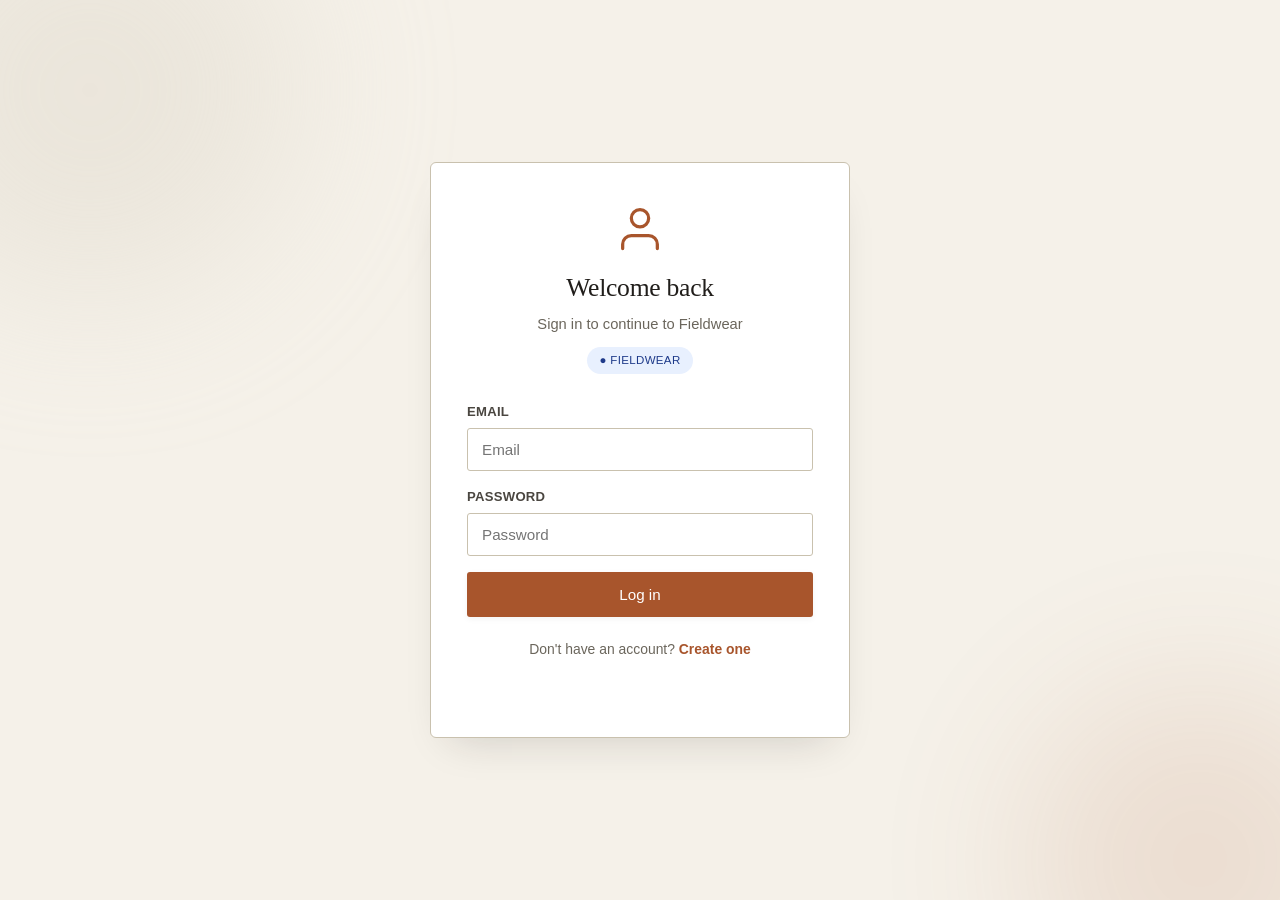
<file: index.html>
<!DOCTYPE html>
<html lang="en">
<head>
<meta charset="UTF-8">
<meta name="viewport" content="width=device-width, initial-scale=1">
<title>Fieldwear — Clothing built for movement</title>
<link rel="stylesheet" href="style.css">
</head>
<body>

<header class="site-header">
  <div class="wrap">
    <span class="logo">Fieldwear</span>
    <nav>
      <a href="#shop">Shop</a>
      <a href="#about">About</a>
    </nav>
    <div class="header-right">
      <span class="header-user">Hi, <strong id="headerUserName">friend</strong></span>
      <button class="cart-btn" id="cartBtn">Bag (<span id="cartCount">0</span>)</button>
      <button class="logout-btn" id="logoutBtn">Log out</button>
    </div>
  </div>
</header>

<div class="cart-overlay" id="cartOverlay"></div>
<aside class="cart-panel" id="cartPanel">
  <div class="cart-panel-head">
    <h2>Your bag</h2>
    <button class="cart-close" id="cartClose">&times;</button>
  </div>
  <div class="cart-items" id="cartItems"></div>
  <div class="cart-footer">
    <div class="cart-total">
      <span>Total</span>
      <span id="cartTotal">$0</span>
    </div>
  </div>
</aside>

<section class="hero">
  <div class="wrap hero-inner">
    <h1>Clothes that hold up<br>to the day you actually have.</h1>
    <p>Durable, unfussy pieces for people who move — cut from fabric that softens with wear, not with washing instructions.</p>
    <a href="#shop" class="btn-primary">Shop the collection</a>
  </div>
</section>

<section class="shop" id="shop">
  <div class="wrap">
    <div class="shop-head">
      <h2>New arrivals</h2>
      <div class="filters" id="filters">
        <button class="filter-btn active" data-filter="all">All</button>
        <button class="filter-btn" data-filter="tops">Tops</button>
        <button class="filter-btn" data-filter="bottoms">Bottoms</button>
        <button class="filter-btn" data-filter="outerwear">Outerwear</button>
      </div>
    </div>

    <div class="grid" id="productGrid"></div>
  </div>
</section>

<section class="about" id="about">
  <div class="wrap about-inner">
    <h2>Made to be worn, not preserved</h2>
    <p>We use heavyweight cotton, brushed fleece, and wax-treated canvas — materials that get better with age. Every piece is cut with room to move and stitched to survive being lived in.</p>
  </div>
</section>

<footer class="site-footer">
  <div class="wrap">
    <span>&copy; 2026 Fieldwear</span>
    <span>Shipping worldwide, seven days a week</span>
  </div>
</footer>

<script src="script.js"></script>
</body>
</html>
</file>
<file: style.css>
:root{
  --ink:#211E1B;
  --paper:#F5F1E9;
  --rust:#A8552C;
  --olive:#4B5240;
  --stone:#D8D1C2;
  --line:#c9c1ae;
  --ease-out:cubic-bezier(0.23,1,0.32,1);
}

*{box-sizing:border-box;margin:0;padding:0}

html{scroll-behavior:smooth}

body{
  font-family:-apple-system,BlinkMacSystemFont,"Segoe UI",Helvetica,Arial,sans-serif;
  background:var(--paper);
  color:var(--ink);
  line-height:1.5;
}

h1,h2{
  font-family:Georgia,"Times New Roman",serif;
  font-weight:400;
  letter-spacing:-0.01em;
}

.hidden{display:none !important}

.wrap{
  max-width:1100px;
  margin:0 auto;
  padding:0 24px;
}

/* ---------- Header ---------- */
.site-header{
  border-bottom:1px solid var(--line);
  position:sticky;
  top:0;
  background:rgba(245,241,233,0.92);
  backdrop-filter:blur(6px);
  z-index:10;
}
.site-header .wrap{
  display:flex;
  align-items:center;
  justify-content:space-between;
  padding-top:18px;
  padding-bottom:18px;
  gap:16px;
}
.logo{
  font-family:Georgia,serif;
  font-size:1.3rem;
  transition:transform 0.2s var(--ease-out);
}
.logo:hover{transform:scale(1.02)}

nav{display:flex;gap:28px}
nav a{
  color:var(--ink);
  text-decoration:none;
  font-size:0.95rem;
  position:relative;
  transition:color 0.2s;
}
nav a::after{
  content:'';
  position:absolute;
  bottom:-4px;
  left:0;
  width:0;
  height:1px;
  background:var(--rust);
  transition:width 0.25s var(--ease-out);
}
nav a:hover{color:var(--rust)}
nav a:hover::after{width:100%}

.header-right{
  display:flex;
  align-items:center;
  gap:12px;
}
.header-user{
  font-size:0.88rem;
  color:#6b665c;
}
.header-user strong{color:var(--ink);font-weight:600}

.cart-btn{
  background:var(--ink);
  color:var(--paper);
  border:none;
  padding:9px 16px;
  border-radius:3px;
  font-size:0.9rem;
  cursor:pointer;
  transition:background 0.2s,transform 0.15s var(--ease-out),box-shadow 0.2s;
}
.cart-btn:hover{
  background:var(--rust);
  transform:translateY(-1px);
  box-shadow:0 4px 10px rgba(168,85,44,0.2);
}
.cart-btn:active{transform:translateY(0)}

.logout-btn{
  background:none;
  border:1px solid var(--line);
  color:var(--ink);
  padding:9px 16px;
  border-radius:3px;
  font-size:0.85rem;
  font-family:inherit;
  cursor:pointer;
  transition:all 0.2s var(--ease-out);
}
.logout-btn:hover{
  background:var(--ink);
  color:var(--paper);
  border-color:var(--ink);
}

/* ---------- Buttons ---------- */
.btn-primary{
  display:inline-block;
  background:var(--rust);
  color:#fff;
  text-decoration:none;
  padding:13px 26px;
  border-radius:3px;
  font-size:0.95rem;
  border:none;
  cursor:pointer;
  transition:background 0.2s,transform 0.15s var(--ease-out),box-shadow 0.2s;
  box-shadow:0 2px 6px rgba(0,0,0,0.05);
  font-family:inherit;
}
.btn-primary:hover{
  background:#8f451f;
  transform:translateY(-2px);
  box-shadow:0 8px 16px rgba(168,85,44,0.25);
}
.btn-primary:active{
  transform:translateY(0);
  box-shadow:0 2px 6px rgba(0,0,0,0.05);
}
.btn-primary.full{width:100%;padding:14px}

/* ---------- Hero ---------- */
.hero{
  padding:90px 0 70px;
  border-bottom:1px solid var(--line);
  animation:fadeUp 0.7s var(--ease-out) both;
}
@keyframes fadeUp{
  from{opacity:0;transform:translateY(16px)}
  to{opacity:1;transform:translateY(0)}
}
.hero-inner{max-width:640px}
.hero h1{
  font-size:2.6rem;
  line-height:1.15;
  margin-bottom:20px;
}
.hero p{
  font-size:1.05rem;
  color:#4a4640;
  margin-bottom:28px;
  max-width:480px;
}

/* ---------- Shop ---------- */
.shop{padding:70px 0}
.shop-head{
  display:flex;
  align-items:baseline;
  justify-content:space-between;
  flex-wrap:wrap;
  gap:16px;
  margin-bottom:36px;
}
.shop-head h2{font-size:1.6rem}
.filters{display:flex;gap:8px}
.filter-btn{
  background:none;
  border:1px solid var(--line);
  color:var(--ink);
  padding:7px 14px;
  border-radius:20px;
  font-size:0.85rem;
  cursor:pointer;
  transition:background 0.2s,color 0.2s,border-color 0.2s,transform 0.15s var(--ease-out);
}
.filter-btn.active,
.filter-btn:hover{
  background:var(--ink);
  color:var(--paper);
  border-color:var(--ink);
  transform:scale(1.02);
}

.grid{
  display:grid;
  grid-template-columns:repeat(auto-fill,minmax(230px,1fr));
  gap:28px;
}
.card{
  background:#fff;
  border:1px solid var(--line);
  border-radius:4px;
  overflow:hidden;
  display:flex;
  flex-direction:column;
  transition:transform 0.25s var(--ease-out),box-shadow 0.3s var(--ease-out),border-color 0.2s;
  animation:cardFade 0.4s var(--ease-out) both;
  will-change:transform;
}
.card:hover{
  transform:translateY(-4px);
  box-shadow:0 12px 24px -8px rgba(33,30,27,0.15);
  border-color:#b8ae99;
}
@keyframes cardFade{
  from{opacity:0;transform:scale(0.98) translateY(6px)}
  to{opacity:1;transform:scale(1) translateY(0)}
}

.card-image{
  height:220px;
  overflow:hidden;
  background:var(--stone);
  position:relative;
}
.card-image img{
  width:100%;
  height:100%;
  object-fit:cover;
  display:block;
  transition:transform 0.6s var(--ease-out), filter 0.4s;
}
.card:hover .card-image img{
  transform:scale(1.06);
  filter:brightness(1.05);
}

.card-body{
  padding:16px;
  display:flex;
  flex-direction:column;
  gap:6px;
  flex:1;
}
.card-body h3{font-size:1rem;font-weight:600}
.card-body .price{color:#4a4640;font-size:0.92rem}
.add-btn{
  margin-top:auto;
  background:none;
  border:1px solid var(--ink);
  padding:9px;
  border-radius:3px;
  font-size:0.85rem;
  cursor:pointer;
  transition:all 0.2s var(--ease-out);
}
.add-btn:hover{
  background:var(--ink);
  color:var(--paper);
  transform:scale(1.01);
}
.add-btn.added{
  background:var(--olive);
  border-color:var(--olive);
  color:#fff;
}

/* ---------- About ---------- */
.about{
  background:var(--stone);
  padding:70px 0;
}
.about-inner{max-width:560px}
.about h2{font-size:1.7rem;margin-bottom:16px}
.about p{color:#3a372f}

/* ---------- Footer ---------- */
.site-footer{
  padding:28px 0;
  font-size:0.85rem;
  color:#6b665c;
}
.site-footer .wrap{
  display:flex;
  justify-content:space-between;
  flex-wrap:wrap;
  gap:8px;
}

@media (max-width:600px){
  .hero h1{font-size:2rem}
  nav{display:none}
  .header-user{display:none}
}

/* ---------- Cart panel ---------- */
.cart-overlay{
  position:fixed;
  inset:0;
  background:rgba(33,30,27,0.4);
  opacity:0;
  pointer-events:none;
  transition:opacity 0.3s var(--ease-out);
  z-index:20;
  backdrop-filter:blur(2px);
}
.cart-overlay.open{
  opacity:1;
  pointer-events:auto;
}

.cart-panel{
  position:fixed;
  top:0;
  right:0;
  height:100%;
  width:360px;
  max-width:88vw;
  background:var(--paper);
  border-left:1px solid var(--line);
  display:flex;
  flex-direction:column;
  transform:translateX(100%);
  transition:transform 0.35s var(--ease-out);
  z-index:21;
  box-shadow:-8px 0 24px rgba(0,0,0,0.04);
}
.cart-panel.open{transform:translateX(0)}

.cart-panel-head{
  display:flex;
  align-items:center;
  justify-content:space-between;
  padding:20px 22px;
  border-bottom:1px solid var(--line);
}
.cart-panel-head h2{font-size:1.2rem}
.cart-close{
  background:none;
  border:none;
  font-size:1.5rem;
  line-height:1;
  cursor:pointer;
  color:var(--ink);
  transition:transform 0.2s var(--ease-out),color 0.2s;
}
.cart-close:hover{
  transform:rotate(90deg) scale(1.1);
  color:var(--rust);
}

.cart-items{
  flex:1;
  overflow-y:auto;
  padding:16px 22px;
  display:flex;
  flex-direction:column;
  gap:16px;
}
.cart-empty{
  color:#847d6f;
  font-size:0.92rem;
  padding-top:20px;
  text-align:center;
}

.cart-item{
  display:flex;
  gap:12px;
  align-items:center;
  animation:slideIn 0.25s var(--ease-out) both;
}
@keyframes slideIn{
  from{opacity:0;transform:translateX(12px)}
  to{opacity:1;transform:translateX(0)}
}

.cart-item-image{
  width:52px;
  height:52px;
  border-radius:3px;
  overflow:hidden;
  flex-shrink:0;
  background:var(--stone);
  transition:transform 0.2s;
}
.cart-item-image img{
  width:100%;
  height:100%;
  object-fit:cover;
  display:block;
}

.cart-item-info{
  flex:1;
  display:flex;
  flex-direction:column;
  gap:2px;
}
.cart-item-info h4{font-size:0.92rem;font-weight:600}
.cart-item-info .price{font-size:0.85rem;color:#6b665c}
.cart-item-qty{
  display:flex;
  align-items:center;
  gap:8px;
}
.qty-btn{
  width:24px;
  height:24px;
  border:1px solid var(--line);
  background:#fff;
  border-radius:3px;
  cursor:pointer;
  font-size:0.9rem;
  line-height:1;
  transition:background 0.2s,transform 0.1s;
}
.qty-btn:hover{
  background:var(--stone);
  transform:scale(1.08);
}
.qty-btn:active{transform:scale(0.96)}
.cart-item-remove{
  background:none;
  border:none;
  color:#a8552c;
  font-size:0.8rem;
  cursor:pointer;
  text-decoration:underline;
  transition:color 0.2s,transform 0.1s;
  align-self:flex-start;
}
.cart-item-remove:hover{
  color:#6d3617;
  transform:translateX(2px);
}

.cart-footer{
  border-top:1px solid var(--line);
  padding:18px 22px 22px;
}
.cart-total{
  display:flex;
  justify-content:space-between;
  font-size:1.05rem;
  margin-bottom:14px;
}
.cart-total span:last-child{font-family:Georgia,serif}

/* ---------- Landing page ---------- */
.landing-page{
  background:var(--paper);
}

.landing{
  min-height:100vh;
  display:flex;
  align-items:center;
  justify-content:center;
  padding:40px 24px;
  background:var(--paper);
  position:relative;
  overflow:hidden;
}

.landing::before,
.landing::after{
  content:'';
  position:absolute;
  border-radius:50%;
  filter:blur(80px);
  opacity:0.35;
  pointer-events:none;
  animation:float 12s ease-in-out infinite;
}
.landing::before{
  width:420px;
  height:420px;
  background:var(--stone);
  top:-120px;
  left:-120px;
}
.landing::after{
  width:360px;
  height:360px;
  background:var(--rust);
  opacity:0.12;
  bottom:-140px;
  right:-100px;
  animation-delay:-6s;
}
@keyframes float{
  0%,100%{transform:translate(0,0) scale(1)}
  50%{transform:translate(30px,-20px) scale(1.05)}
}

.landing-inner{
  max-width:560px;
  text-align:center;
  display:flex;
  flex-direction:column;
  align-items:center;
  gap:22px;
  position:relative;
  z-index:1;
  animation:landingFade 0.9s var(--ease-out) both;
}

@keyframes landingFade{
  from{opacity:0;transform:translateY(24px)}
  to{opacity:1;transform:translateY(0)}
}

.landing-eyebrow{
  font-family:Georgia,serif;
  font-size:1.1rem;
  color:var(--rust);
  letter-spacing:0.08em;
  text-transform:uppercase;
  animation:landingFade 0.9s var(--ease-out) 0.05s both;
}

.landing h1{
  font-size:2.6rem;
  line-height:1.15;
  color:var(--ink);
  animation:landingFade 0.9s var(--ease-out) 0.15s both;
}

.landing-about{
  color:#4a4640;
  font-size:1.05rem;
  line-height:1.65;
  animation:landingFade 0.9s var(--ease-out) 0.28s both;
}

.landing .btn-primary{
  margin-top:8px;
  animation:landingFade 0.9s var(--ease-out) 0.42s both;
  position:relative;
  overflow:hidden;
}
.landing .btn-primary::after{
  content:'';
  position:absolute;
  inset:0;
  background:linear-gradient(120deg,transparent 30%,rgba(255,255,255,0.35) 50%,transparent 70%);
  transform:translateX(-120%);
  transition:transform 0.6s var(--ease-out);
}
.landing .btn-primary:hover::after{
  transform:translateX(120%);
}

.logout-link{
  background:none;
  border:none;
  color:#8a8378;
  font-size:0.85rem;
  font-family:inherit;
  cursor:pointer;
  text-decoration:underline;
  text-underline-offset:3px;
  margin-top:-6px;
  transition:color 0.2s;
  animation:landingFade 0.9s var(--ease-out) 0.5s both;
}
.logout-link:hover{color:var(--rust)}

.landing-credit{
  margin-top:14px;
  font-size:0.85rem;
  color:#6b665c;
  animation:landingFade 0.9s var(--ease-out) 0.55s both;
}

@media (max-width:600px){
  .landing h1{font-size:1.9rem}
}

/* ============================================================
   AUTH (LOGIN) PAGE
   ============================================================ */
.auth-page{
  min-height:100vh;
  display:flex;
  align-items:center;
  justify-content:center;
  padding:40px 24px;
  background:var(--paper);
  position:relative;
  overflow:hidden;
}
.auth-page::before,
.auth-page::after{
  content:'';
  position:absolute;
  border-radius:50%;
  filter:blur(80px);
  opacity:0.35;
  pointer-events:none;
  animation:float 12s ease-in-out infinite;
}
.auth-page::before{
  width:420px;height:420px;
  background:var(--stone);
  top:-120px;left:-120px;
}
.auth-page::after{
  width:360px;height:360px;
  background:var(--rust);
  opacity:0.12;
  bottom:-140px;right:-100px;
  animation-delay:-6s;
}

.auth-card{
  width:100%;
  max-width:420px;
  background:#fff;
  border:1px solid var(--line);
  border-radius:6px;
  padding:40px 36px;
  box-shadow:0 20px 40px -20px rgba(33,30,27,0.18);
  position:relative;
  z-index:1;
  animation:landingFade 0.7s var(--ease-out) both;
}

.auth-head{text-align:center;margin-bottom:28px}

.auth-icon{
  width:52px;height:52px;
  margin:0 auto 14px;
  color:var(--rust);
}
.auth-icon svg{width:100%;height:100%}

.auth-head h2{font-size:1.6rem;margin-bottom:6px}
.auth-head p{color:#6b665c;font-size:0.92rem;margin-bottom:12px}

.db-badge{
  display:inline-block;
  background:#e8f0fe;
  color:#1e3a8a;
  font-size:0.72rem;
  padding:5px 12px;
  border-radius:20px;
  letter-spacing:0.03em;
  font-weight:500;
}

.auth-form{display:flex;flex-direction:column;gap:16px}
.auth-form label{display:flex;flex-direction:column;gap:6px}
.auth-form label span{
  font-size:0.82rem;
  font-weight:600;
  color:#4a4640;
  letter-spacing:0.02em;
  text-transform:uppercase;
}
.auth-form input{
  width:100%;
  padding:12px 14px;
  border:1px solid var(--line);
  border-radius:3px;
  background:#fff;
  font-size:0.95rem;
  font-family:inherit;
  color:var(--ink);
  transition:border-color 0.2s,box-shadow 0.2s;
}
.auth-form input:focus{
  outline:none;
  border-color:var(--rust);
  box-shadow:0 0 0 3px rgba(168,85,44,0.12);
}

.auth-switch{
  text-align:center;
  font-size:0.87rem;
  color:#6b665c;
  margin-top:6px;
}
.auth-switch a{
  color:var(--rust);
  text-decoration:none;
  font-weight:600;
  transition:color 0.2s;
}
.auth-switch a:hover{color:#6d3617;text-decoration:underline}

.auth-message{
  margin-top:18px;
  text-align:center;
  font-size:0.88rem;
  min-height:20px;
}
.auth-message .error{color:#b91c1c}
.auth-message .success{color:var(--olive)}

@media (max-width:600px){
  .auth-card{padding:30px 24px}
}
</file>
